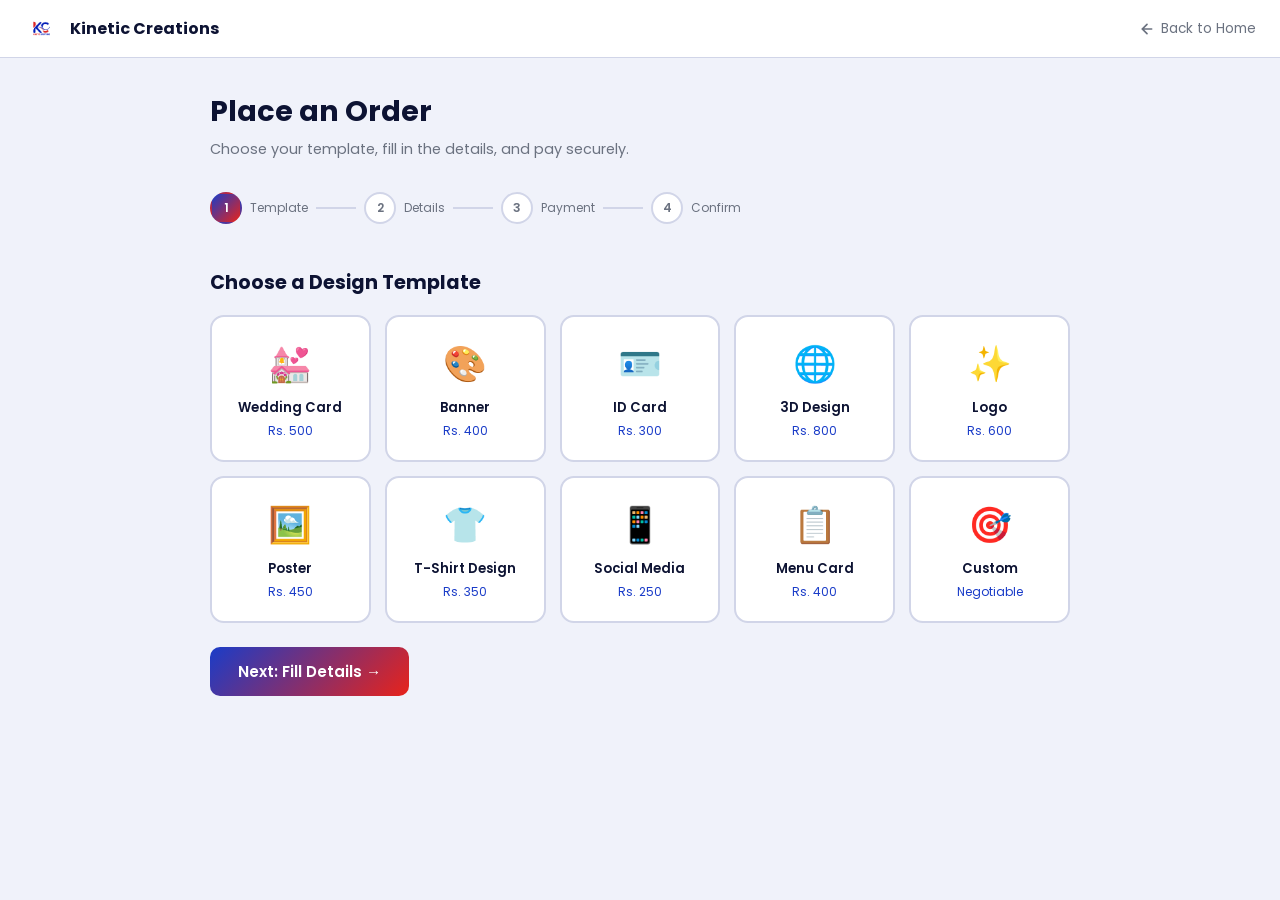
<file: order.html>
<!DOCTYPE html>
<html lang="en">
<head>
<meta charset="UTF-8">
<meta name="viewport" content="width=device-width, initial-scale=1.0">
<title>Place Order — Kinetic Creations</title>
<link rel="icon" href="images/logo.png">
<link href="https://fonts.googleapis.com/css2?family=Poppins:wght@300;400;500;600;700;800&display=swap" rel="stylesheet">
<style>
*,*::before,*::after{box-sizing:border-box;margin:0;padding:0}
:root{
  --blue:#1a3cc8;--blue-dark:#1230a0;--blue-light:#e8eeff;
  --bg:#f0f2fa;--card:#ffffff;--border:#d1d5e8;
  --accent:#1a3cc8;--accent2:#e8231a;--text:#0d1333;--muted:#6b7280;
  --red:#e8231a;--green:#15803d;
  --grad:linear-gradient(135deg,#1a3cc8,#e8231a);
}
body{font-family:'Poppins',sans-serif;background:#f0f2fa;color:var(--text);min-height:100vh;}
a{text-decoration:none;color:inherit;}

/* navbar */
nav{background:rgba(255,255,255,.97);backdrop-filter:blur(12px);border-bottom:1.5px solid var(--border);padding:14px 24px;display:flex;align-items:center;justify-content:space-between;position:sticky;top:0;z-index:100;}
.nav-logo{display:flex;align-items:center;gap:10px;}
.nav-logo img{width:36px;}
.nav-logo span{font-weight:700;font-size:1rem;}
.nav-back{display:flex;align-items:center;gap:6px;font-size:.85rem;color:var(--muted);transition:color .2s;}
.nav-back:hover{color:var(--accent);}
.nav-back svg{width:16px;height:16px;}

.container{max-width:900px;margin:0 auto;padding:32px 20px 60px;}
h1{font-size:1.8rem;font-weight:700;margin-bottom:6px;}
.sub{color:var(--muted);font-size:.9rem;margin-bottom:32px;}

/* steps */
.steps{display:flex;align-items:center;gap:0;margin-bottom:40px;overflow-x:auto;padding-bottom:4px;}
.step{display:flex;align-items:center;gap:0;flex-shrink:0;}
.step-dot{width:32px;height:32px;border-radius:50%;border:2px solid var(--border);background:#ffffff;display:flex;align-items:center;justify-content:center;font-size:.75rem;font-weight:600;color:var(--muted);transition:all .3s;}
.step-dot.active{background:var(--grad);border-color:transparent;color:#fff;}
.step-dot.done{background:var(--green);border-color:transparent;color:#fff;}
.step-label{font-size:.75rem;color:var(--muted);margin-left:8px;white-space:nowrap;}
.step-line{width:40px;height:2px;background:var(--border);margin:0 8px;flex-shrink:0;}

.section{display:none;}
.section.active{display:block;}

/* template grid */
.tpl-grid{display:grid;grid-template-columns:repeat(auto-fill,minmax(150px,1fr));gap:14px;margin-bottom:24px;}
.tpl-card{background:#ffffff;border:2px solid var(--border);border-radius:14px;padding:20px 14px;cursor:pointer;text-align:center;transition:all .2s;}
.tpl-card:hover{border-color:var(--accent);transform:translateY(-2px);}
.tpl-card.selected{border-color:var(--accent);background:var(--blue-light);}
.tpl-icon{font-size:2.2rem;margin-bottom:8px;}
.tpl-name{font-size:.82rem;font-weight:600;}
.tpl-price{font-size:.75rem;color:var(--accent);margin-top:4px;}

/* form */
.form-group{margin-bottom:18px;}
.form-group label{display:block;font-size:.8rem;font-weight:500;color:var(--muted);margin-bottom:7px;letter-spacing:.5px;text-transform:uppercase;}
.form-group input,.form-group textarea,.form-group select{width:100%;background:#f0f2fa;border:1px solid var(--border);border-radius:10px;padding:12px 14px;color:var(--text);font-family:'Poppins',sans-serif;font-size:.92rem;outline:none;transition:border .2s;}
.form-group input:focus,.form-group textarea:focus,.form-group select:focus{border-color:var(--accent);}
.form-group select option{background:#ffffff;}
.row2{display:grid;grid-template-columns:1fr 1fr;gap:16px;}

/* payment */
.pay-grid{display:grid;grid-template-columns:repeat(auto-fill,minmax(140px,1fr));gap:12px;margin-bottom:24px;}
.pay-card{background:#ffffff;border:2px solid var(--border);border-radius:12px;padding:16px 12px;cursor:pointer;text-align:center;transition:all .2s;}
.pay-card:hover{border-color:var(--accent);}
.pay-card.selected{border-color:var(--accent);background:var(--blue-light);}
.pay-icon{font-size:1.8rem;margin-bottom:6px;display:flex;justify-content:center;align-items:center;}
.pay-name{font-size:.82rem;font-weight:600;}

/* esewa/khalti branding */
.esewa{color:#60bb46;}
.khalti{color:#5c2d91;}
.imepay{color:#ef3e33;}
.connectips{color:#1a56db;}
.nabil{color:#c41230;}
.mobile{color:var(--accent);}

/* order summary */
.summary-card{background:#ffffff;border:1px solid var(--border);border-radius:16px;padding:24px;margin-bottom:24px;}
.summary-row{display:flex;justify-content:space-between;font-size:.88rem;padding:8px 0;border-bottom:1px solid var(--border);}
.summary-row:last-child{border-bottom:none;font-weight:700;font-size:1rem;color:var(--accent);}
.summary-row span:first-child{color:var(--muted);}

.btn-main{padding:13px 28px;background:var(--grad);border:none;border-radius:10px;color:#fff;font-family:'Poppins',sans-serif;font-size:.95rem;font-weight:600;cursor:pointer;transition:opacity .2s,transform .15s;}
.btn-main:hover{opacity:.9;transform:translateY(-1px);}
.btn-outline{padding:13px 28px;background:transparent;border:1px solid var(--border);border-radius:10px;color:var(--text);font-family:'Poppins',sans-serif;font-size:.95rem;font-weight:500;cursor:pointer;transition:all .2s;margin-right:12px;}
.btn-outline:hover{border-color:var(--accent);color:var(--accent);}

.btn-row{display:flex;align-items:center;gap:0;margin-top:8px;flex-wrap:wrap;gap:10px;}

.msg{font-size:.82rem;margin-top:12px;padding:10px 14px;border-radius:8px;display:none;}
.msg.show{display:block;}
.msg.ok{background:#eefaf3;color:#15803d;border:1px solid #86efac;}
.msg.err{background:#fff1f0;color:#dc2626;border:1px solid #fca5a5;}

/* success */
.success-wrap{text-align:center;padding:40px 20px;}
.success-icon{font-size:4rem;margin-bottom:16px;}
.success-wrap h2{font-size:1.6rem;margin-bottom:10px;}
.success-wrap p{color:var(--muted);font-size:.9rem;max-width:360px;margin:0 auto 24px;}
.order-id-badge{display:inline-block;background:rgba(244,166,29,.15);border:1px solid rgba(244,166,29,.3);border-radius:8px;padding:8px 20px;font-weight:700;color:var(--accent);font-size:.95rem;margin-bottom:24px;}

@media(max-width:580px){.row2{grid-template-columns:1fr;}}
</style>
</head>
<body>
<nav>
  <div class="nav-logo">
    <img src="images/logo.png" alt="Kinetic Creations">
    <span>Kinetic Creations</span>
  </div>
  <a href="index.html" class="nav-back">
    <svg viewBox="0 0 24 24" fill="none" stroke="currentColor" stroke-width="2.5" stroke-linecap="round"><path d="M19 12H5M12 5l-7 7 7 7"/></svg>
    Back to Home
  </a>
</nav>

<div class="container">
  <h1>Place an Order</h1>
  <p class="sub">Choose your template, fill in the details, and pay securely.</p>

  <!-- STEPS -->
  <div class="steps">
    <div class="step">
      <div class="step-dot active" id="dot1">1</div>
      <span class="step-label">Template</span>
    </div>
    <div class="step-line"></div>
    <div class="step">
      <div class="step-dot" id="dot2">2</div>
      <span class="step-label">Details</span>
    </div>
    <div class="step-line"></div>
    <div class="step">
      <div class="step-dot" id="dot3">3</div>
      <span class="step-label">Payment</span>
    </div>
    <div class="step-line"></div>
    <div class="step">
      <div class="step-dot" id="dot4">4</div>
      <span class="step-label">Confirm</span>
    </div>
  </div>

  <!-- STEP 1: TEMPLATE -->
  <div id="sec1" class="section active">
    <h2 style="margin-bottom:18px;font-size:1.2rem;">Choose a Design Template</h2>
    <div class="tpl-grid" id="tpl-grid">
      <!-- filled by JS -->
    </div>
    <div id="tpl-msg" class="msg"></div>
    <div class="btn-row">
      <button class="btn-main" onclick="goStep(2)">Next: Fill Details →</button>
    </div>
  </div>

  <!-- STEP 2: DETAILS -->
  <div id="sec2" class="section">
    <h2 style="margin-bottom:18px;font-size:1.2rem;">Your Details</h2>
    <div class="row2">
      <div class="form-group">
        <label>Full Name *</label>
        <input type="text" id="o-name" placeholder="Your full name">
      </div>
      <div class="form-group">
        <label>Phone Number *</label>
        <input type="tel" id="o-phone" placeholder="+977 98XXXXXXXX">
      </div>
    </div>
    <div class="form-group">
      <label>Delivery / Contact Address *</label>
      <input type="text" id="o-address" placeholder="Street, City, District, Province">
    </div>
    <div class="form-group">
      <label>Email (for updates)</label>
      <input type="email" id="o-email" placeholder="you@email.com">
    </div>
    <div class="form-group">
      <label>Design Requirements / Notes</label>
      <textarea id="o-notes" rows="4" placeholder="Describe what you want — colours, text, style preferences..."></textarea>
    </div>
    <div class="form-group">
      <label>Quantity</label>
      <input type="number" id="o-qty" value="1" min="1" max="999">
    </div>
    <div id="det-msg" class="msg"></div>
    <div class="btn-row">
      <button class="btn-outline" onclick="goStep(1)">← Back</button>
      <button class="btn-main" onclick="goStep(3)">Next: Payment →</button>
    </div>
  </div>

  <!-- STEP 3: PAYMENT -->
  <div id="sec3" class="section">
    <h2 style="margin-bottom:18px;font-size:1.2rem;">Select Payment Method</h2>
    <div class="pay-grid">
      <div class="pay-card" onclick="selectPay(this,'eSewa')">
        <div class="pay-icon"><svg width="48" height="48" viewBox="0 0 48 48" fill="none" xmlns="http://www.w3.org/2000/svg">
  <rect width="48" height="48" rx="10" fill="#60BB46"/>
  <text x="24" y="32" text-anchor="middle" font-family="Arial,sans-serif" font-size="22" font-weight="900" fill="white">e</text>
</svg></div>
        <div class="pay-name" style="color:#60BB46;font-weight:700">eSewa</div>
      </div>
      <div class="pay-card" onclick="selectPay(this,'Khalti')">
        <div class="pay-icon"><svg width="48" height="48" viewBox="0 0 48 48" fill="none" xmlns="http://www.w3.org/2000/svg">
  <rect width="48" height="48" rx="10" fill="#5C2D91"/>
  <text x="24" y="32" text-anchor="middle" font-family="Arial,sans-serif" font-size="22" font-weight="900" fill="white">K</text>
</svg></div>
        <div class="pay-name" style="color:#5C2D91;font-weight:700">Khalti</div>
      </div>
      <div class="pay-card" onclick="selectPay(this,'IME Pay')">
        <div class="pay-icon"><svg width="48" height="48" viewBox="0 0 48 48" fill="none" xmlns="http://www.w3.org/2000/svg">
  <rect width="48" height="48" rx="10" fill="#EF3E33"/>
  <text x="24" y="28" text-anchor="middle" font-family="Arial,sans-serif" font-size="11" font-weight="900" fill="white">IME</text>
  <text x="24" y="40" text-anchor="middle" font-family="Arial,sans-serif" font-size="10" font-weight="700" fill="white">Pay</text>
</svg></div>
        <div class="pay-name" style="color:#EF3E33;font-weight:700">IME Pay</div>
      </div>
      <div class="pay-card" onclick="selectPay(this,'ConnectIPS')">
        <div class="pay-icon"><svg width="48" height="48" viewBox="0 0 48 48" fill="none" xmlns="http://www.w3.org/2000/svg">
  <rect width="48" height="48" rx="10" fill="#1A56DB"/>
  <text x="24" y="28" text-anchor="middle" font-family="Arial,sans-serif" font-size="8" font-weight="900" fill="white">Connect</text>
  <text x="24" y="40" text-anchor="middle" font-family="Arial,sans-serif" font-size="9" font-weight="900" fill="white">IPS</text>
</svg></div>
        <div class="pay-name" style="color:#1A56DB;font-weight:700">ConnectIPS</div>
      </div>
      <div class="pay-card" onclick="selectPay(this,'Nabil Bank')">
        <div class="pay-icon"><svg width="48" height="48" viewBox="0 0 48 48" fill="none" xmlns="http://www.w3.org/2000/svg">
  <rect width="48" height="48" rx="10" fill="#C41230"/>
  <text x="24" y="28" text-anchor="middle" font-family="Arial,sans-serif" font-size="10" font-weight="900" fill="white">NABIL</text>
  <text x="24" y="40" text-anchor="middle" font-family="Arial,sans-serif" font-size="9" font-weight="700" fill="white">BANK</text>
</svg></div>
        <div class="pay-name" style="color:#C41230;font-weight:700">Nabil Bank</div>
      </div>
      <div class="pay-card" onclick="selectPay(this,'Mobile Banking')">
        <div class="pay-icon"><svg width="48" height="48" viewBox="0 0 48 48" fill="none" xmlns="http://www.w3.org/2000/svg">
  <rect width="48" height="48" rx="10" fill="#1A3CC8"/>
  <rect x="17" y="10" width="14" height="22" rx="2" fill="white" opacity=".9"/>
  <rect x="20" y="34" width="8" height="2" rx="1" fill="white"/>
</svg></div>
        <div class="pay-name" style="color:#1A3CC8;font-weight:700">Mobile Banking</div>
      </div>
      <div class="pay-card" onclick="selectPay(this,'Cash on Delivery')">
        <div class="pay-icon"><svg width="48" height="48" viewBox="0 0 48 48" fill="none" xmlns="http://www.w3.org/2000/svg">
  <rect width="48" height="48" rx="10" fill="#15803D"/>
  <rect x="9" y="17" width="30" height="18" rx="3" fill="white" opacity=".9"/>
  <circle cx="24" cy="26" r="5" fill="#15803D"/>
  <text x="24" y="29.5" text-anchor="middle" font-family="Arial,sans-serif" font-size="8" font-weight="900" fill="white">$</text>
</svg></div>
        <div class="pay-name" style="color:#15803D;font-weight:700">Cash on Delivery</div>
      </div>
    </div>

    <!-- payment details input -->
    <div id="pay-detail-wrap" style="display:none">
      <div class="form-group">
        <label id="pay-detail-label">Mobile Number / Account ID</label>
        <input type="text" id="pay-detail-input" placeholder="">
      </div>
    </div>

    <div id="pay-msg" class="msg"></div>
    <div class="btn-row">
      <button class="btn-outline" onclick="goStep(2)">← Back</button>
      <button class="btn-main" onclick="goStep(4)">Review Order →</button>
    </div>
  </div>

  <!-- STEP 4: CONFIRM -->
  <div id="sec4" class="section">
    <h2 style="margin-bottom:18px;font-size:1.2rem;">Order Summary</h2>
    <div class="summary-card" id="summary-card"></div>
    <div id="conf-msg" class="msg"></div>
    <div class="btn-row">
      <button class="btn-outline" onclick="goStep(3)">← Back</button>
      <button class="btn-main" onclick="placeOrder()">✓ Confirm &amp; Place Order</button>
    </div>
  </div>

  <!-- SUCCESS -->
  <div id="sec-success" class="section">
    <div class="success-wrap">
      <div class="success-icon">🎉</div>
      <h2>Order Placed Successfully!</h2>
      <p>Our designer will review your order and get back to you shortly. You can chat with the designer for updates.</p>
      <div class="order-id-badge" id="success-order-id"></div>
      <div class="btn-row" style="justify-content:center;">
        <a href="index.html" class="btn-outline">Back to Home</a>
        <a href="chat.html" class="btn-main">Chat with Designer →</a>
      </div>
    </div>
  </div>

</div>

<script src="db.js"></script>
<script>
const TEMPLATES = [
  { id:'wedding',   name:'Wedding Card',    icon:'💒', price:500,  desc:'Elegant wedding invitation designs' },
  { id:'banner',    name:'Banner',          icon:'🎨', price:400,  desc:'Flex / digital banners' },
  { id:'idcard',    name:'ID Card',         icon:'🪪', price:300,  desc:'Professional ID / visiting cards' },
  { id:'3d',        name:'3D Design',       icon:'🌐', price:800,  desc:'3D text and product mockups' },
  { id:'logo',      name:'Logo',            icon:'✨', price:600,  desc:'Brand logos and identity' },
  { id:'poster',    name:'Poster',          icon:'🖼️', price:450,  desc:'Event, promotion posters' },
  { id:'tshirt',    name:'T-Shirt Design',  icon:'👕', price:350,  desc:'Apparel and merchandise prints' },
  { id:'social',    name:'Social Media',    icon:'📱', price:250,  desc:'FB covers, IG posts, thumbnails' },
  { id:'menu',      name:'Menu Card',       icon:'📋', price:400,  desc:'Restaurant / café menu designs' },
  { id:'custom',    name:'Custom',          icon:'🎯', price:0,    desc:'Describe your own requirement' },
];

let selectedTemplate = null;
let selectedPayment  = null;
let currentStep = 1;

// render templates
const grid = document.getElementById('tpl-grid');
TEMPLATES.forEach(t => {
  const d = document.createElement('div');
  d.className = 'tpl-card';
  d.dataset.id = t.id;
  d.innerHTML = `<div class="tpl-icon">${t.icon}</div><div class="tpl-name">${t.name}</div><div class="tpl-price">${t.price ? 'Rs. '+t.price : 'Negotiable'}</div>`;
  d.onclick = () => {
    document.querySelectorAll('.tpl-card').forEach(c => c.classList.remove('selected'));
    d.classList.add('selected');
    selectedTemplate = t;
  };
  grid.appendChild(d);
});

function selectPay(el, name) {
  document.querySelectorAll('.pay-card').forEach(c => c.classList.remove('selected'));
  el.classList.add('selected');
  selectedPayment = name;
  const wrap = document.getElementById('pay-detail-wrap');
  const lbl  = document.getElementById('pay-detail-label');
  const inp  = document.getElementById('pay-detail-input');
  if (name === 'Cash on Delivery') {
    wrap.style.display = 'none';
  } else {
    wrap.style.display = 'block';
    lbl.textContent = name + ' ID / Phone Number';
    inp.placeholder = name === 'Mobile Banking' ? 'Account number' : name + ' registered number';
  }
}

function showMsg(id, text, type) {
  const el = document.getElementById(id);
  el.textContent = text; el.className = 'msg show ' + type;
}

function goStep(n) {
  // validate before advancing
  if (n > currentStep) {
    if (currentStep === 1) {
      if (!selectedTemplate) { showMsg('tpl-msg','Please select a template.','err'); return; }
    }
    if (currentStep === 2) {
      const name = document.getElementById('o-name').value.trim();
      const phone = document.getElementById('o-phone').value.trim();
      const addr  = document.getElementById('o-address').value.trim();
      if (!name || !phone || !addr) { showMsg('det-msg','Please fill in Name, Phone, and Address.','err'); return; }
    }
    if (currentStep === 3) {
      if (!selectedPayment) { showMsg('pay-msg','Please select a payment method.','err'); return; }
      if (selectedPayment !== 'Cash on Delivery') {
        const pid = document.getElementById('pay-detail-input').value.trim();
        if (!pid) { showMsg('pay-msg','Please enter your ' + selectedPayment + ' account/number.','err'); return; }
      }
    }
  }

  // build summary
  if (n === 4) buildSummary();

  document.getElementById('sec'+currentStep).classList.remove('active');
  currentStep = n;
  document.getElementById('sec'+n).classList.add('active');

  // update dots
  for (let i=1; i<=4; i++) {
    const dot = document.getElementById('dot'+i);
    if (i < n) { dot.classList.add('done'); dot.classList.remove('active'); dot.textContent = '✓'; }
    else if (i === n) { dot.classList.add('active'); dot.classList.remove('done'); dot.textContent = i; }
    else { dot.classList.remove('active','done'); dot.textContent = i; }
  }
}

function buildSummary() {
  const qty   = parseInt(document.getElementById('o-qty').value) || 1;
  const price = selectedTemplate.price * qty;
  document.getElementById('summary-card').innerHTML = `
    <div class="summary-row"><span>Template</span><span>${selectedTemplate.icon} ${selectedTemplate.name}</span></div>
    <div class="summary-row"><span>Customer Name</span><span>${document.getElementById('o-name').value}</span></div>
    <div class="summary-row"><span>Phone</span><span>${document.getElementById('o-phone').value}</span></div>
    <div class="summary-row"><span>Address</span><span>${document.getElementById('o-address').value}</span></div>
    <div class="summary-row"><span>Quantity</span><span>${qty}</span></div>
    <div class="summary-row"><span>Payment</span><span>${selectedPayment}</span></div>
    <div class="summary-row"><span>Notes</span><span style="max-width:200px;text-align:right">${document.getElementById('o-notes').value || '—'}</span></div>
    <div class="summary-row"><span>Total</span><span>Rs. ${price || 'Negotiable'}</span></div>
  `;
}

function placeOrder() {
  const session = KC.getSession();
  const qty = parseInt(document.getElementById('o-qty').value) || 1;
  const order = KC.addOrder({
    userId: session ? session.id : 'guest',
    username: session ? session.username : document.getElementById('o-name').value,
    template: selectedTemplate.name,
    templateId: selectedTemplate.id,
    name: document.getElementById('o-name').value,
    phone: document.getElementById('o-phone').value,
    address: document.getElementById('o-address').value,
    email: document.getElementById('o-email').value,
    notes: document.getElementById('o-notes').value,
    qty,
    price: selectedTemplate.price * qty,
    payment: selectedPayment,
    paymentId: document.getElementById('pay-detail-input') ? document.getElementById('pay-detail-input').value : ''
  });
  document.getElementById('sec4').classList.remove('active');
  document.getElementById('sec-success').classList.add('active');
  document.getElementById('success-order-id').textContent = 'Order ID: ' + order.id;
}
</script>
</body>
</html>
</file>
